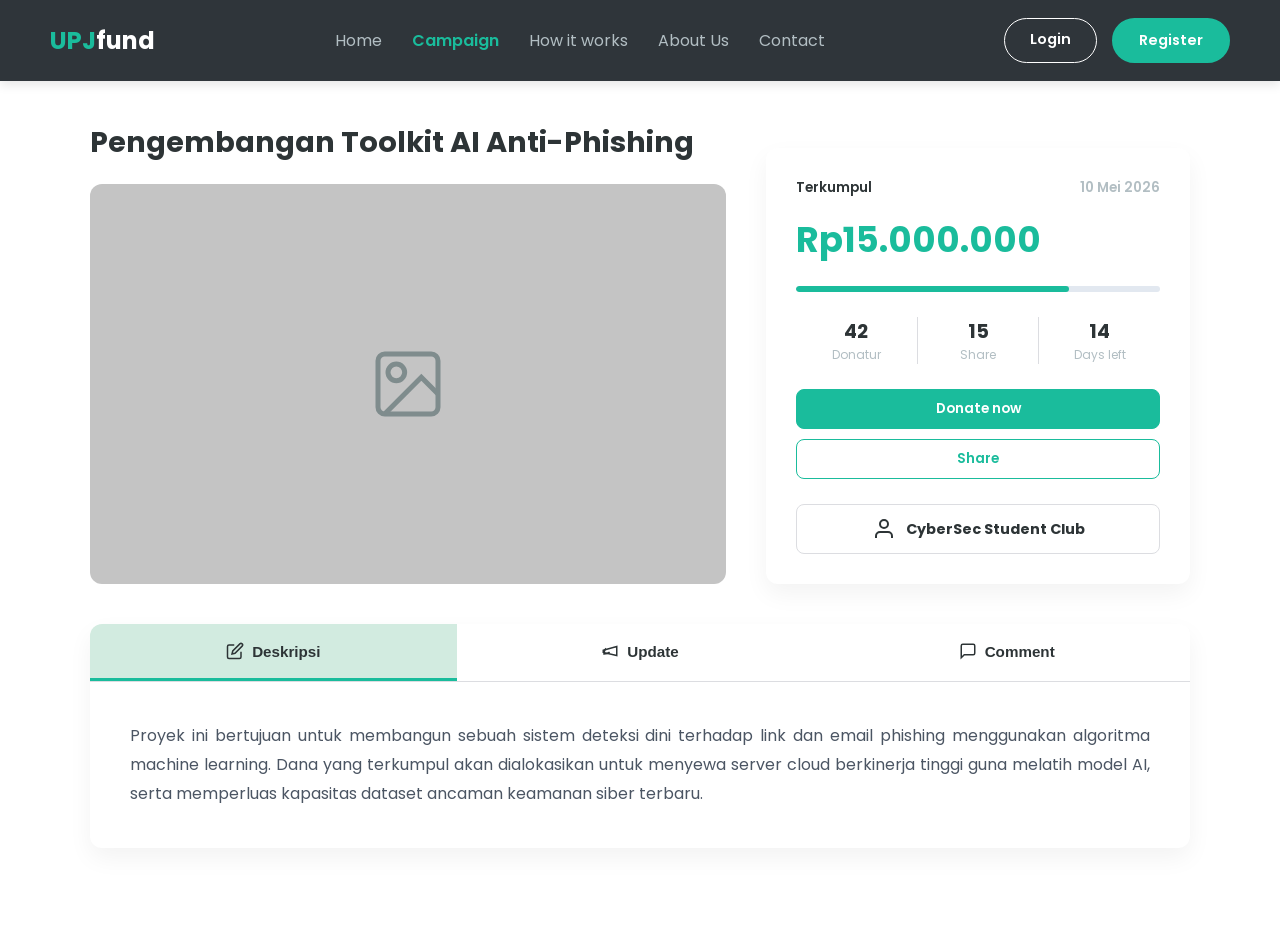
<file: detail-campaign.html>
<!doctype html>
<html lang="en">
  <head>
    <meta charset="UTF-8" />
    <meta name="viewport" content="width=device-width, initial-scale=1.0" />
    <title>Campaign Detail - UPJfund</title>
    <link
      href="https://fonts.googleapis.com/css2?family=Poppins:wght@300;400;600;700&display=swap"
      rel="stylesheet"
    />
    <link rel="stylesheet" href="style.css" />
  </head>
  <body>
    <!-- Navbar dengan Background Gelap Solid -->
    <header class="header header-dark">
      <a href="index.html" class="logo"><span>UPJ</span>fund</a>
      <nav>
        <ul class="nav-links">
          <li><a href="index.html">Home</a></li>
          <li><a href="campaign.html" class="active">Campaign</a></li>
          <li><a href="#">How it works</a></li>
          <li><a href="#">About Us</a></li>
          <li><a href="#">Contact</a></li>
        </ul>
      </nav>
      <div class="nav-btns">
        <a href="#" class="btn btn-outline">Login</a>
        <a href="#" class="btn btn-accent">Register</a>
      </div>
    </header>

    <!-- Konten Utama Page Campaign Detail -->
    <main class="campaign-detail-page">
      <div class="container">
        <!-- BAGIAN ATAS: Judul, Gambar & Kartu Ringkasan -->
        <div class="detail-top-grid">
          <!-- Kolom Kiri: Judul & Gambar Utama -->
          <div class="detail-left">
            <h1 class="detail-title">Pengembangan Toolkit AI Anti-Phishing</h1>
            <div class="detail-main-img">
              <!-- Placeholder Gambar -->
              <svg
                width="80"
                height="80"
                viewBox="0 0 24 24"
                fill="none"
                stroke="#7f8c8d"
                stroke-width="1.5"
              >
                <rect x="3" y="3" width="18" height="18" rx="2" ry="2" />
                <circle cx="8.5" cy="8.5" r="2.5" />
                <polyline points="21 15 16 10 5 21" />
              </svg>
            </div>
          </div>

          <!-- Kolom Kanan: Kartu Donasi -->
          <div class="detail-right">
            <div class="summary-card">
              <div class="summary-header">
                <span class="summary-label">Terkumpul</span>
                <span class="summary-date">10 Mei 2026</span>
              </div>

              <h2 class="summary-amount">Rp15.000.000</h2>

              <div class="progress-bar">
                <div class="progress-fill" style="width: 75%"></div>
              </div>

              <div class="summary-stats">
                <div class="stat-item">
                  <span class="stat-value">42</span>
                  <span class="stat-label">Donatur</span>
                </div>
                <div class="stat-item">
                  <span class="stat-value">15</span>
                  <span class="stat-label">Share</span>
                </div>
                <div class="stat-item">
                  <span class="stat-value">14</span>
                  <span class="stat-label">Days left</span>
                </div>
              </div>

              <div class="summary-actions">
                <a href="#" class="btn-card btn-card-solid w-100 mb-10"
                  >Donate now</a
                >
                <a href="#" class="btn-card btn-card-outline w-100">Share</a>
              </div>

              <!-- Profil Yayasan / Pembuat Campaign -->
              <div class="foundation-profile">
                <svg
                  width="24"
                  height="24"
                  viewBox="0 0 24 24"
                  fill="none"
                  stroke="currentColor"
                  stroke-width="2"
                >
                  <path d="M20 21v-2a4 4 0 0 0-4-4H8a4 4 0 0 0-4 4v2" />
                  <circle cx="12" cy="7" r="4" />
                </svg>
                <span>CyberSec Student Club</span>
              </div>
            </div>
          </div>
        </div>

        <!-- BAGIAN BAWAH: Tabs & Konten Teks -->
        <div class="detail-tabs-section">
          <div class="tabs-card">
            <!-- Navigasi Tabs -->
            <div class="tabs-nav">
              <button class="tab-btn active" data-target="tab-deskripsi">
                <svg
                  width="18"
                  height="18"
                  viewBox="0 0 24 24"
                  fill="none"
                  stroke="currentColor"
                  stroke-width="2"
                >
                  <path
                    d="M11 4H4a2 2 0 0 0-2 2v14a2 2 0 0 0 2 2h14a2 2 0 0 0 2-2v-7"
                  />
                  <path
                    d="M18.5 2.5a2.121 2.121 0 0 1 3 3L12 15l-4 1 1-4 9.5-9.5z"
                  />
                </svg>
                Deskripsi
              </button>
              <button class="tab-btn" data-target="tab-update">
                <svg
                  width="18"
                  height="18"
                  viewBox="0 0 24 24"
                  fill="none"
                  stroke="currentColor"
                  stroke-width="2"
                >
                  <path d="M3 11l18-5v12L3 14v-3z" />
                  <path d="M11.5 13.5c-2.5 2.5-7.5 2.5-7.5 2.5s0-5 2.5-7.5" />
                </svg>
                Update
              </button>
              <button class="tab-btn" data-target="tab-comment">
                <svg
                  width="18"
                  height="18"
                  viewBox="0 0 24 24"
                  fill="none"
                  stroke="currentColor"
                  stroke-width="2"
                >
                  <path
                    d="M21 15a2 2 0 0 1-2 2H7l-4 4V5a2 2 0 0 1 2-2h14a2 2 0 0 1 2 2z"
                  />
                </svg>
                Comment
              </button>
            </div>

            <!-- Container Konten Tab -->
            <div class="tab-content">
              <!-- Panel 1: Deskripsi (Aktif Secara Default) -->
              <div id="tab-deskripsi" class="tab-pane active">
                <p>
                  Proyek ini bertujuan untuk membangun sebuah sistem deteksi
                  dini terhadap link dan email phishing menggunakan algoritma
                  machine learning. Dana yang terkumpul akan dialokasikan untuk
                  menyewa server cloud berkinerja tinggi guna melatih model AI,
                  serta memperluas kapasitas dataset ancaman keamanan siber
                  terbaru.
                </p>
              </div>

              <!-- Panel 2: Update -->
              <div id="tab-update" class="tab-pane">
                <h3>Pembaruan Campaign</h3>
                <p>
                  <strong>15 Mei 2026:</strong> Server pengujian lokal
                  menggunakan environment Kali Linux telah berhasil disiapkan
                  oleh tim pengembang.
                </p>
              </div>

              <!-- Panel 3: Comment -->
              <div id="tab-comment" class="tab-pane">
                <h3>Komentar Donatur</h3>
                <div class="comment-item">
                  <p>
                    <strong>Ahmad:</strong> Semoga risetnya lancar dan sistemnya
                    cepat bisa diimplementasikan untuk keamanan data kita!
                  </p>
                </div>
                <div class="comment-item">
                  <p>
                    <strong>Siti:</strong> Semangat terus untuk tim penyalur
                    bantuan.
                  </p>
                </div>
              </div>
            </div>
          </div>
        </div>
      </div>
    </main>
  </body>
  <script src="script.js"></script>
</html>
</file>
<file: style.css>
/* --- RESET DASAR --- */
* {
  margin: 0;
  padding: 0;
  box-sizing: border-box;
}

body {
  font-family: "Poppins", sans-serif;
  -webkit-font-smoothing: antialiased;
  -moz-osx-font-smoothing: grayscale;
}

/* --- SKEMA WARNA --- */
:root {
  --primary-accent: #1abc9c;
  --text-light: #ffffff;
  --text-muted: #b2bec3;
  --overlay-dark: rgba(0, 0, 0, 0.4);
  --overlay-vignette: linear-gradient(
    to bottom,
    rgba(0, 0, 0, 0.5),
    rgba(0, 0, 0, 0)
  );
  --bg-light-mint: #f0f9f5; /* Background section yang sangat muda */
  --bg-bottom-strip: #d2ebe0; /* Garis dekorasi hijau di bagian bawah section */
  --text-dark: #2d3436;
  --card-bg: #ffffff;
  --border-light: #dcdde1;
}

/* --- HERO SECTION --- */
.hero {
  position: relative;
  height: 100vh;
  /* Penuh layar */
  background-image: url("money.png");
  background-size: cover;
  background-position: center;
  display: flex;
  align-items: center;
  justify-content: center;
  text-align: center;
  color: var(--text-light);
}

/* Overlay Gelap Penuh di atas Gambar */
.hero-overlay {
  position: absolute;
  top: 0;
  left: 0;
  width: 100%;
  height: 100%;
  background-color: var(--overlay-dark);
  z-index: 1;
}

/* Overlay Gradien Halus di Bagian Atas untuk Navbar */
.hero-vignette {
  position: absolute;
  top: 0;
  left: 0;
  width: 100%;
  height: 100px;
  /* Sesuaikan tinggi navbar */
  background: var(--overlay-vignette);
  z-index: 2;
}

.hero-content {
  position: relative;
  z-index: 3;
  max-width: 800px;
  padding: 20px;
}

.hero h1 {
  font-size: 3rem;
  font-weight: 700;
  line-height: 1.2;
  margin-bottom: 20px;
}

.hero h1 .highlight {
  color: var(--primary-accent);
}

.hero p {
  font-size: 1.1rem;
  color: var(--text-muted);
  margin-bottom: 40px;
  max-width: 600px;
  margin-left: auto;
  margin-right: auto;
}

.hero-btns {
  display: flex;
  justify-content: center;
  gap: 20px;
}

/* --- TENTANG NAV MENU --- */
.header {
  position: absolute;
  top: 0;
  left: 0;
  width: 100%;
  display: flex;
  justify-content: space-between;
  align-items: center;
  padding: 20px 50px;
  z-index: 10;
}

.logo {
  font-size: 1.5rem;
  font-weight: 700;
  text-decoration: none;
  color: var(--text-light);
}

.logo span {
  color: var(--primary-accent);
}

.nav-links {
  list-style: none;
  display: flex;
  gap: 30px;
}

.nav-links li a {
  text-decoration: none;
  color: var(--text-muted);
  font-weight: 400;
  transition: color 0.3s ease;
}

.nav-links li a:hover {
  color: var(--text-light);
}

.nav-btns {
  display: flex;
  gap: 15px;
}

/* --- STYLING TOMBOL UMUM --- */
.btn {
  display: inline-block;
  padding: 10px 25px;
  border-radius: 25px;
  font-size: 0.9rem;
  font-weight: 600;
  text-decoration: none;
  cursor: pointer;
  transition: all 0.3s ease;
}

.btn-accent {
  background-color: var(--primary-accent);
  border: 2px solid var(--primary-accent);
  color: var(--text-light);
}

.btn-accent:hover {
  background-color: #16a085;
  /* Sedikit lebih gelap saat hover */
  border-color: #16a085;
}

.btn-outline {
  background-color: transparent;
  border: 1px solid var(--text-light);
  color: var(--text-light);
}

.btn-outline:hover {
  background-color: var(--text-light);
  color: #2c3e50;
  /* Ganti teks saat hover untuk kontras */
}

/* Penyesuaian khusus untuk tombol hero kanan */
.hero-btns .btn-outline {
  border-color: var(--text-muted);
  color: var(--text-muted);
}

/* --- CAMPAIGN SECTION --- */
.campaign-section {
  background-color: var(--bg-light-mint);
  height: 100%;
  padding: 30px 20px;
}

.container {
  max-width: 1100px;
  margin: 0 auto;
}

.section-title {
  text-align: center;
  font-size: 2rem;
  font-weight: 700;
  color: var(--text-dark);
  margin-bottom: 50px;
}

.section-title .highlight {
  color: var(--primary-accent);
}

/* --- GRID SYSTEM --- */
.campaign-grid {
  display: grid;
  grid-template-columns: repeat(3, 1fr); /* 3 Kolom dengan lebar setara */
  gap: 30px;
}

/* --- CARD STYLING --- */
.card {
  background-color: var(--card-bg);
  border-radius: 16px;
  overflow: hidden;
  box-shadow: 0 10px 25px rgba(0, 0, 0, 0.03);
  display: flex;
  flex-direction: column;
  transition:
    transform 0.3s ease,
    box-shadow 0.3s ease;
}

.card:hover {
  transform: translateY(-5px);
  box-shadow: 0 15px 30px rgba(0, 0, 0, 0.08);
}

/* Placeholder Gambar Abu-abu */
.card-img-placeholder {
  height: 200px;
  background-color: #b8c0c2; /* Warna abu-abu senada dengan gambar contoh */
  display: flex;
  align-items: center;
  justify-content: center;
}

.card-body {
  padding: 20px;
  display: flex;
  flex-direction: column;
  flex-grow: 1;
}

.card-header {
  display: flex;
  justify-content: space-between;
  align-items: baseline;
  margin-bottom: 10px;
}

.card-title {
  font-size: 1.1rem;
  font-weight: 700;
  color: var(--text-dark);
}

.card-date {
  font-size: 0.75rem;
  color: var(--text-muted);
}

.card-desc {
  font-size: 0.85rem;
  color: var(--text-muted);
  line-height: 1.5;
  margin-bottom: 20px;
}

/* --- PROGRESS BAR --- */
.progress-info {
  display: flex;
  justify-content: space-between;
  align-items: center;
  margin-bottom: 6px;
  font-size: 0.8rem;
}

.progress-label {
  font-weight: 700;
  color: var(--text-dark);
}

.progress-amount {
  font-weight: 700;
  color: var(--primary-accent);
}

.progress-bar {
  width: 100%;
  height: 6px;
  background-color: #e2e8f0;
  border-radius: 3px;
  overflow: hidden;
  margin-bottom: 25px;
}

.progress-fill {
  height: 100%;
  background-color: var(--primary-accent);
  border-radius: 3px;
}

/* --- CARD ACTIONS (TOMBOL) --- */
.card-actions {
  display: flex;
  gap: 10px;
  margin-top: auto; /* Mendorong tombol selalu di bagian paling bawah kartu */
}

.btn-bookmark {
  background: transparent;
  border: 1px solid #c8d6e5;
  color: #8395a7;
  width: 40px;
  height: 40px;
  border-radius: 8px;
  display: flex;
  align-items: center;
  justify-content: center;
  cursor: pointer;
  transition: all 0.2s ease;
}

.btn-bookmark:hover {
  border-color: var(--primary-accent);
  color: var(--primary-accent);
  background-color: rgba(26, 188, 156, 0.05);
}

.btn-card {
  flex-grow: 1;
  height: 40px;
  display: flex;
  align-items: center;
  justify-content: center;
  border-radius: 8px;
  font-size: 0.85rem;
  font-weight: 600;
  text-decoration: none;
  transition: all 0.3s ease;
}

/* Tombol putih outline hijau (untuk card kiri & kanan) */
.btn-card-outline {
  background-color: transparent;
  border: 1px solid var(--primary-accent);
  color: var(--primary-accent);
}

.btn-card-outline:hover {
  background-color: var(--primary-accent);
  color: var(--text-light);
}

/* Tombol solid hijau (untuk card tengah) */
.btn-card-solid {
  background-color: var(--primary-accent);
  border: 1px solid var(--primary-accent);
  color: var(--text-light);
}

.btn-card-solid:hover {
  background-color: #16a085;
}

/* --- LATEST CAMPAIGN SECTION --- */
.latest-campaign-section {
  background-color: var(
    --bg-bottom-strip
  ); /* Menggunakan warna hijau mint yang sedikit lebih gelap */
  height: 100%;
  padding: 30px 20px;
}

.latest-list {
  display: flex;
  flex-direction: column;
  gap: 30px;
  max-width: 950px;
  margin: 0 auto; /* Memusatkan daftar kartu di tengah halaman */
}

/* --- HORIZONTAL CARD STYLING --- */
.card-horizontal {
  background-color: var(--card-bg);
  border-radius: 16px;
  overflow: hidden;
  box-shadow: 0 10px 25px rgba(0, 0, 0, 0.03);
  display: flex; /* Kunci untuk membuat gambar dan teks berdampingan */
  transition:
    transform 0.3s ease,
    box-shadow 0.3s ease;
}

.card-horizontal:hover {
  transform: translateY(-4px);
  box-shadow: 0 15px 30px rgba(0, 0, 0, 0.08);
}

/* Bagian Kiri: Gambar (Mengambil sekitar 45% lebar kartu) */
.card-h-img {
  flex: 0 0 45%;
  background-color: #b8c0c2;
  min-height: 260px;
  display: flex;
  align-items: center;
  justify-content: center;
}

/* Bagian Kanan: Konten Teks (Mengambil sisa ruang 55%) */
.card-h-body {
  flex: 1;
  padding: 25px 30px;
  display: flex;
  flex-direction: column;
  justify-content: space-between; /* Menjaga teks di atas dan progress+tombol di bawah */
}

/* --- TOMBOL LIHAT SEMUA --- */
.view-all-container {
  text-align: center;
  margin-top: 40px;
}

.btn-view-all {
  display: inline-block;
  color: var(--primary-accent);
  font-size: 1rem;
  font-weight: 600;
  text-decoration: none;
  padding: 5px 10px;
  transition: opacity 0.3s ease;
  position: relative;
}

.btn-view-all:hover {
  opacity: 0.8;
}

/* Garis bawah halus yang muncul saat hover */
.btn-view-all::after {
  content: "";
  position: absolute;
  width: 0;
  height: 2px;
  bottom: 0;
  left: 50%;
  background-color: var(--primary-accent);
  transition: all 0.3s ease;
  transform: translateX(-50%);
}

.btn-view-all:hover::after {
  width: 80%;
}

/* Aturan agar gambar mengisi penuh wadahnya tanpa merusak layout */
.card-img-placeholder img,
.card-h-img img {
  width: 100%;
  height: 100%;
  object-fit: cover; /* KUNCI UTAMA: Memotong bagian lebih gambar secara otomatis */
  object-position: center; /* Memastikan fokus potongan gambar tetap di tengah */
  display: block;
}

/* --- FAQ & CTA SECTION --- */
.faq-cta-section {
  background-color: var(
    --bg-light-mint
  ); /* Kembali ke background hijau sangat muda */
  padding: 80px 20px 100px 20px;
}

/* --- FAQ GRID (2 Kolom) --- */
.faq-grid {
  display: grid;
  grid-template-columns: 45% 55%;
  gap: 40px;
  align-items: center;
  margin-bottom: 100px; /* Jarak antara FAQ dan Banner CTA bawah */
}

/* Kolom Kiri: Dekorasi Lingkaran */
.faq-image-wrapper {
  display: flex;
  justify-content: center;
  align-items: center;
}

/* Efek lingkaran garis putus-putus dan konsentris di belakang gambar */
.circle-decoration {
  width: 280px;
  height: 280px;
  border-radius: 50%;
  border: 1px dashed #7ea899;
  position: relative;
  display: flex;
  align-items: center;
  justify-content: center;
  /* Membuat bayangan lingkaran hijau halus seperti di gambar */
  box-shadow:
    0 0 0 15px rgba(26, 188, 156, 0.05),
    0 0 0 30px rgba(26, 188, 156, 0.03);
}

.faq-img {
  width: 220px;
  height: 220px;
  border-radius: 50%;
  object-fit: cover; /* Menerapkan rahasia anti-berantakan sebelumnya */
  object-position: center;
  box-shadow: 0 10px 25px rgba(0, 0, 0, 0.1);
}

/* Kolom Kanan: Judul FAQ */
.faq-title {
  font-size: 1.5rem;
  font-weight: 700;
  color: var(--text-dark);
  margin-bottom: 25px;
}

/* --- ACCORDION STYLING (TANPA JS) --- */
.accordion {
  display: flex;
  flex-direction: column;
  gap: 12px;
}

.accordion-item {
  background-color: var(--card-bg);
  border-radius: 10px;
  overflow: hidden;
  box-shadow: 0 4px 15px rgba(0, 0, 0, 0.02);
  transition: all 0.3s ease;
}

/* Menghilangkan ikon segitiga bawaan browser pada tag summary */
.accordion-header {
  padding: 18px 25px;
  font-size: 0.95rem;
  font-weight: 600;
  color: var(--text-dark);
  cursor: pointer;
  display: flex;
  justify-content: space-between;
  align-items: center;
  list-style: none; /* Untuk Firefox */
}

.accordion-header::-webkit-details-marker {
  display: none; /* Untuk Chrome/Safari */
}

.accordion-header:hover {
  color: var(--primary-accent);
}

/* Isi jawaban FAQ */
.accordion-body {
  padding: 0 25px 20px 25px;
  font-size: 0.9rem;
  color: #636e72;
  line-height: 1.6;
  background-color: #f8fbfa; /* Sedikit berbeda warna saat terbuka sesuai referensi gambar */
}

.accordion-body ol {
  padding-left: 20px;
}

.accordion-body ol li {
  margin-bottom: 6px;
}

/* Animasi putar ikon panah saat accordion dibuka */
.icon-arrow {
  transition: transform 0.3s ease;
}

/* Ketika tag <details> dalam status terbuka (open), putar panahnya ke atas */
.accordion-item[open] .icon-arrow {
  transform: rotate(180deg);
  color: var(--primary-accent);
}

.accordion-item[open] {
  background-color: #f8fbfa;
}

/* --- CTA BANNER BAWAH --- */
.cta-banner {
  background: linear-gradient(135deg, #1b4d3e 0%, #3a8c73 50%, #68c3a3 100%);
  /* Alternatif jika kamu ingin pakai gambar tangan sebagai background: */
  /* background: linear-gradient(to right, rgba(27, 77, 62, 0.9) 40%, rgba(0,0,0,0)), url('gambar-tangan-kamu.jpg'); */
  background-size: cover;
  background-position: center right;
  border-radius: 20px;
  padding: 60px 50px;
  box-shadow: 0 15px 35px rgba(26, 188, 156, 0.15);
  color: var(--text-light);
  display: flex;
  align-items: center;
  min-height: 250px;
}

.cta-content {
  max-width: 500px;
  z-index: 2;
}

.cta-title {
  font-size: 1.8rem;
  font-weight: 700;
  letter-spacing: 1px;
  margin-bottom: 25px;
}

.cta-btns {
  display: flex;
  gap: 15px;
}

/* Tombol Khusus Banner CTA */
.btn-cta-dark {
  background-color: #1c4436; /* Warna hijau sangat gelap sesuai gambar */
  color: var(--text-light);
  border: 1px solid #1c4436;
}

.btn-cta-dark:hover {
  background-color: #122d23;
}

.btn-cta-outline {
  background-color: transparent;
  color: var(--text-light);
  border: 1px solid rgba(255, 255, 255, 0.6);
}

.btn-cta-outline:hover {
  background-color: rgba(255, 255, 255, 0.1);
  border-color: var(--text-light);
}

/* --- FOOTER SECTION --- */
.footer {
  background-color: #000000;
  color: var(--text-light);
  padding: 50px 20px 50px 20px;
  font-size: 0.85rem;
}

.footer-container {
  display: flex;
  justify-content: space-between;
  align-items: flex-start;
  flex-wrap: wrap;
  gap: 40px;
}

/* Kelompok Kiri */
.footer-left {
  display: flex;
  gap: 80px; /* Jarak antara kolom Navigate dan Terms */
  flex-wrap: wrap;
}

.footer-col {
  display: flex;
  flex-direction: column;
}

.footer-title {
  font-size: 0.8rem;
  font-weight: 700;
  letter-spacing: 0.8px;
  margin-bottom: 25px;
  color: var(--text-light);
  text-transform: uppercase;
}

.footer-links {
  list-style: none;
  display: flex;
  flex-direction: column;
  gap: 15px;
}

.footer-links li a {
  color: var(--text-muted);
  text-decoration: none;
  transition: color 0.3s ease;
}

.footer-links li a:hover {
  color: var(--primary-accent);
}

/* Kelompok Kanan: Office & Copyright */
.footer-right {
  display: flex;
  flex-direction: column;
  align-items: flex-end;
  text-align: right;
  max-width: 320px;
  justify-content: space-between;
  min-height: 180px;
}

.office-address {
  color: var(--text-muted);
  line-height: 1.6;
  margin-bottom: 30px;
}

.footer-copyright p {
  color: var(--text-muted);
  font-size: 0.8rem;
}

/* --- AMBIANCE PAGE CAMPAIGN --- */
.page-campaign-bg {
  background-color: var(
    --bg-light-mint
  ); /* Hijau mint sebagai latar utama halaman */
  min-height: 100vh;
}

/* --- HEADER DARK (Khusus untuk page non-hero) --- */
.header-dark {
  position: static; /* Mengembalikan posisi header ke alur dokumen biasa */
  background-color: #2f353a; /* Warna latar hitam-keabuan solid */
  padding: 18px 50px;
  box-shadow: 0 4px 10px rgba(0, 0, 0, 0.1);
}

.nav-links li a.active {
  color: var(--primary-accent); /* Penanda halaman aktif */
  font-weight: 600;
}

/* --- PAGE CAMPAIGN MAIN CONTAINER --- */
.campaign-page {
  padding: 40px 20px 80px 20px;
}

/* --- SEARCH & FILTER WRAPPER --- */
.search-filter-wrapper {
  display: flex;
  align-items: center;
  gap: 15px;
  max-width: 1100px;
  margin: 0 auto 40px auto;
}

/* Search Box Kapsul */
.search-box {
  flex: 1;
  display: flex;
  align-items: center;
  background-color: #f7faf8;
  border-radius: 40px;
  padding: 6px 25px;
  box-shadow: 0 2px 8px rgba(0, 0, 0, 0.03);
  border: 1px solid rgba(0, 0, 0, 0.04);
}

.search-box input {
  width: 100%;
  border: none;
  background: transparent;
  outline: none;
  padding: 10px 5px;
  font-size: 0.95rem;
  font-family: inherit;
  color: var(--text-dark);
}

.search-box input::placeholder {
  color: #a0aab0;
}

.search-btn {
  background: transparent;
  border: none;
  cursor: pointer;
  display: flex;
  align-items: center;
  padding: 5px;
}

/* Tombol Lingkaran (Filter & Sort) */
.icon-circle-btn {
  width: 50px;
  height: 50px;
  min-width: 50px;
  border-radius: 50%;
  background-color: #ffffff;
  border: none;
  display: flex;
  align-items: center;
  justify-content: center;
  cursor: pointer;
  box-shadow: 0 2px 8px rgba(0, 0, 0, 0.04);
  transition: all 0.2s ease;
}

.icon-circle-btn:hover {
  background-color: var(--primary-accent);
}

.icon-circle-btn:hover svg {
  stroke: #ffffff;
}

/* Helper Class untuk Tombol Penuh */
.w-100 {
  width: 100%;
}

/* --- CAMPAIGN DETAIL PAGE --- */
.campaign-detail-page {
  padding: 40px 20px 80px 20px;
}

/* --- GRID ATAS (Kiri & Kanan) --- */
.detail-top-grid {
  display: grid;
  grid-template-columns: 1.5fr 1fr; /* Kolom kiri lebih lebar 1.5x dari kolom kanan */
  gap: 40px;
  margin-bottom: 40px;
  align-items: end; /* Membuat kartu di kanan sejajar dengan gambar di kiri */
}

/* Kolom Kiri */
.detail-title {
  font-size: 1.8rem;
  font-weight: 700;
  color: var(--text-dark);
  margin-bottom: 20px;
}

.detail-main-img {
  width: 100%;
  min-height: 400px;
  background-color: #c4c4c4;
  border-radius: 12px;
  display: flex;
  align-items: center;
  justify-content: center;
  overflow: hidden;
}

/* Jika nanti ditambahkan gambar asli */
.detail-main-img img {
  width: 100%;
  height: 100%;
  object-fit: cover;
}

/* Kolom Kanan (Summary Card) */
.summary-card {
  background-color: var(--card-bg);
  border-radius: 12px;
  padding: 30px;
  box-shadow: 0 10px 25px rgba(0, 0, 0, 0.05);
}

.summary-header {
  display: flex;
  justify-content: space-between;
  font-size: 0.85rem;
  font-weight: 600;
  margin-bottom: 15px;
}

.summary-label {
  color: var(--text-dark);
}

.summary-date {
  color: var(--text-muted);
}

.summary-amount {
  font-size: 2.2rem;
  font-weight: 700;
  color: var(--primary-accent);
  margin-bottom: 20px;
}

/* Stats (Donatur, Share, Days Left) */
.summary-stats {
  display: flex;
  justify-content: space-between;
  margin-bottom: 25px;
}

.stat-item {
  display: flex;
  flex-direction: column;
  align-items: center;
  flex: 1;
}

.stat-item:not(:last-child) {
  border-right: 1px solid var(--border-light);
}

.stat-value {
  font-size: 1.2rem;
  font-weight: 700;
  color: var(--text-dark);
}

.stat-label {
  font-size: 0.75rem;
  color: var(--text-muted);
}

/* Utilitas Margin Bawah */
.mb-10 {
  margin-bottom: 10px;
}

/* Profil Yayasan / Foundation */
.foundation-profile {
  margin-top: 25px;
  padding: 12px;
  border: 1px solid var(--border-light);
  border-radius: 8px;
  display: flex;
  align-items: center;
  justify-content: center;
  gap: 10px;
  color: var(--text-dark);
  font-weight: 700;
  font-size: 0.9rem;
}

/* --- TABS SECTION (Bawah) --- */
.tabs-card {
  background-color: var(--card-bg);
  border-radius: 12px;
  box-shadow: 0 10px 25px rgba(0, 0, 0, 0.05);
  overflow: hidden;
}

.tabs-nav {
  display: flex;
  border-bottom: 1px solid var(--border-light);
  background-color: #ffffff;
}

.tab-btn {
  flex: 1;
  background: transparent;
  border: none;
  padding: 18px 10px;
  font-size: 0.95rem;
  font-weight: 700;
  color: var(--text-dark);
  cursor: pointer;
  display: flex;
  align-items: center;
  justify-content: center;
  gap: 8px;
  transition: all 0.3s ease;
  border-bottom: 3px solid transparent;
}

/* State Aktif untuk Tab Deskripsi */
.tab-btn.active {
  background-color: #d2ebe0; /* Hijau muda pucat sesuai referensi gambar */
  border-bottom-color: var(--primary-accent);
}

.tab-btn:hover:not(.active) {
  background-color: #f7fbfa;
  color: var(--primary-accent);
}

/* Konten Teks */
.tab-content {
  padding: 40px;
}

.tab-content p {
  color: #4b5563;
  line-height: 1.8;
  margin-bottom: 20px;
  text-align: justify; /* Membuat teks rata kanan-kiri rapi */
}

.tab-content p:last-child {
  margin-bottom: 0;
}

/* Sembunyikan semua panel tab secara default */
.tab-pane {
  display: none;
}

/* Tampilkan hanya panel tab yang memiliki kelas .active */
.tab-pane.active {
  display: block;
  animation: fadeIn 0.3s ease-in-out;
}

/* --- RESPONSIVE DESIGN --- */
@media (max-width: 768px) {
  .header {
    padding: 15px 20px;
  }

  .nav-links,
  .nav-btns {
    display: none;
    /* Sembunyikan untuk membuat menu hamburger di layar kecil */
  }

  .hero h1 {
    font-size: 2rem;
  }

  .hero-btns {
    flex-direction: column;
    gap: 10px;
    max-width: 250px;
    margin-left: auto;
    margin-right: auto;
  }

  /* Mengubah orientasi kartu dari horizontal menjadi vertikal pada layar HP */
  .card-horizontal {
    flex-direction: column;
  }

  .card-h-img {
    width: 100%;
    height: 200px;
    min-height: auto;
  }

  .card-h-body {
    padding: 20px;
    gap: 20px;
  }
}

/* --- RESPONSIVE DESIGN UNTUK CAMPAIGN --- */
@media (max-width: 900px) {
  .campaign-grid {
    grid-template-columns: repeat(2, 1fr); /* 2 kolom di tablet */
  }
}

@media (max-width: 600px) {
  .campaign-grid {
    grid-template-columns: 1fr; /* 1 kolom bertumpuk di HP */
  }
}

/* --- RESPONSIVE DESIGN UNTUK FAQ & CTA --- */
@media (max-width: 850px) {
  /* Mengubah grid FAQ menjadi 1 kolom atas-bawah di layar tablet/HP */
  .faq-grid {
    grid-template-columns: 1fr;
    gap: 50px;
  }

  .faq-image-wrapper {
    margin-bottom: 10px;
  }

  .cta-banner {
    padding: 40px 25px;
    text-align: center;
    justify-content: center;
  }

  .cta-content {
    margin: 0 auto;
  }

  .cta-btns {
    justify-content: center;
    flex-wrap: wrap;
  }
}

/* --- RESPONSIVE DESIGN UNTUK FOOTER --- */
@media (max-width: 768px) {
  .footer-container {
    flex-direction: column;
    gap: 50px;
  }

  .footer-left {
    gap: 40px;
    width: 100%;
    justify-content: space-between;
  }

  /* Mengubah rata kanan menjadi rata kiri pada layar HP agar mudah dibaca */
  .footer-right {
    align-items: flex-start;
    text-align: left;
    max-width: 100%;
    min-height: auto;
  }
}

/* --- RESPONSIVE SEARCH BAR --- */
@media (max-width: 300px) {
  .search-filter-wrapper {
    flex-wrap: wrap;
  }

  .search-box {
    width: 100%;
    flex: 1 0 100%;
  }
}

/* --- RESPONSIVE DESIGN UNTUK DETAIL PAGE --- */
@media (max-width: 900px) {
  .detail-top-grid {
    grid-template-columns: 1fr; /* Berubah jadi 1 kolom (atas-bawah) di layar HP/Tablet */
    gap: 30px;
  }

  .detail-main-img {
    min-height: 300px;
  }

  .tab-btn {
    font-size: 0.85rem;
    flex-direction: column; /* Ikon dan teks bertumpuk di HP agar muat */
    gap: 5px;
  }

  .tab-content {
    padding: 25px 20px;
  }
}

/* Animasi transisi halus saat tab berganti */
@keyframes fadeIn {
  from {
    opacity: 0;
    transform: translateY(6px);
  }
  to {
    opacity: 1;
    transform: translateY(0);
  }
}
</file>
